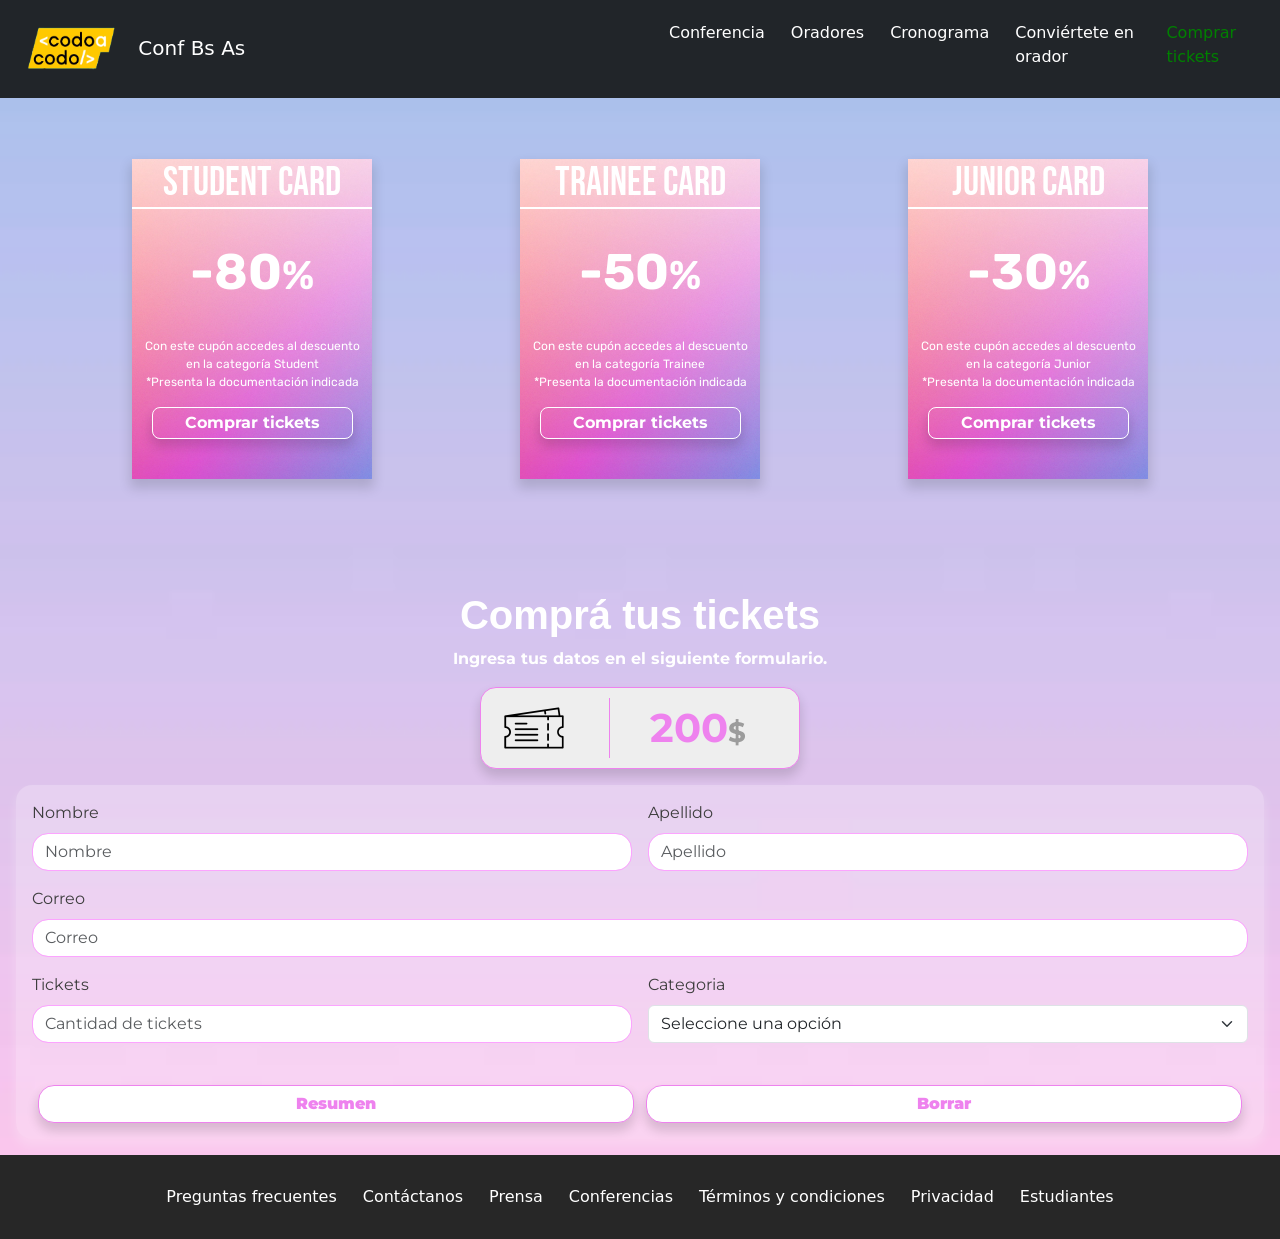
<file: integradorDanielaTapia2/integrador2DanielaTapia/index.html>
<!DOCTYPE html>
<html lang="en">

<head>
  <meta charset="UTF-8">
  <meta http-equiv="X-UA-Compatible" content="IE=edge">
  <meta name="viewport" content="width=device-width, initial-scale=1.0">
  <title>Integrador DanielaTapia</title>

  <!--- LINK BOOTSTRAP --->
  <link href="https://cdn.jsdelivr.net/npm/bootstrap@5.1.1/dist/css/bootstrap.min.css" rel="stylesheet"
    integrity="sha384-F3w7mX95PdgyTmZZMECAngseQB83DfGTowi0iMjiWaeVhAn4FJkqJByhZMI3AhiU" crossorigin="anonymous">
  <!--- LINK MONTSERRAT FONT--->
  <link rel="preconnect" href="https://fonts.googleapis.com">
  <link rel="preconnect" href="https://fonts.gstatic.com" crossorigin>
  <link href="https://fonts.googleapis.com/css2?family=Montserrat:wght@300&display=swap" rel="stylesheet">
  <!--- LINK RUBIK FONT --->
  <link rel="preconnect" href="https://fonts.googleapis.com">
  <link rel="preconnect" href="https://fonts.gstatic.com" crossorigin>
  <link href="https://fonts.googleapis.com/css2?family=Rubik:wght@300&display=swap" rel="stylesheet">
  <!--- LINK STYLES --->
  <link rel="stylesheet" href="styles/index.css">
  <!--- LINK BEBAS NEUE FONT --->
  <link rel="preconnect" href="https://fonts.gstatic.com" crossorigin>
  <link href="https://fonts.googleapis.com/css2?family=Bebas+Neue&display=swap" rel="stylesheet">
</head>

<body>

  <!--- NAVBAR --->

  <nav class="navbar navbar-expand-lg navbar-dark bg-dark">
    <div class="container-fluid">
      <a class="navbar-brand col-lg-6 href=" #">
        <img src="styles/codoacodo.png" alt="" width="120" height="70" class="d-inline-block align-text">
        Conf Bs As
      </a>
      <button class="navbar-toggler" type="button" data-bs-toggle="collapse" data-bs-target="#navbarSupportedContent"
        aria-controls="navbarSupportedContent" aria-expanded="false" aria-label="Toggle navigation">
        <span class="navbar-toggler-icon"></span>
      </button>
      <div class="collapse navbar-collapse primary" id="navbarSupportedContent">
        <ul class="navbar-nav mb-2 ">
          <li class="nav-item">
            <a class="nav-link active" aria-current="page" href="/integradorDanielaTapia/index.html">Conferencia</a>
          </li>
          <li class="nav-item">
            <a class="nav-link" href="/integradorDanielaTapia/index.html">Oradores</a>
          </li>
          <li class="nav-item">
            <a class="nav-link" href="/integradorDanielaTapia/index.html">Cronograma</a>
          </li>
          <li class="nav-item">
            <a class="nav-link" href="/integradorDanielaTapia/index.html">Conviértete en orador</a>
          </li>
          <li class="nav-item">
            <a class="nav-link" href="#" style="color: green;">Comprar tickets</a>
          </li>
        </ul>
      </div>
    </div>
  </nav>

  <!--- CARDS CONTAINER --->

  <main>

    <div class="card_container">
      <h4>Student Card</h4>
      <div class="card_body-info">
        <h1 class="body_number">-80<small>%</small></h1>
        <div class="body_list">
          <li>Con este cupón accedes al descuento en la categoría Student</li>
          <li>*Presenta la documentación indicada</li>
        </div>
        <button type="button" class="card_button"><a href="#pricing">Comprar tickets</a></button>
      </div>
    </div>

    <div class="card_container">
      <h4>Trainee Card</h4>
      <div class="card_body-info">
        <h1 class="body_number">-50<small>%</small></h1>
        <div class="body_list">
          <li>Con este cupón accedes al descuento en la categoría Trainee</li>
          <li>*Presenta la documentación indicada</li>
        </div>
        <button type="button" class="card_button"><a href="#pricing">Comprar tickets</a></button>
      </div>
    </div>

    <div class="card_container">
      <h4>Junior Card</h4>
      <div class="card_body-info">
        <h1 class="body_number">-30<small>%</small></h1>
        <div class="body_list">
          <li>Con este cupón accedes al descuento en la categoría Junior</li>
          <li>*Presenta la documentación indicada</li>
        </div>
        <button class="card_button"><a href="#pricing">Comprar tickets</a></button>
      </div>
    </div>

  </main>

  <!--- FORM CONTAINER --->

  <section class="form_container">

    <div class="form_title" id="pricing">
      <h1>Comprá tus tickets</h1>
      <p>Ingresa tus datos en el siguiente formulario.</p>
    </div>
    <div class="card_ticket-container">
      <div class="card_ticket">
        <img src="styles/ticket.png" alt="Foto">
        <li>200<small>$</small></li>
      </div>
    </div>
    <div class="form_body-container">
      <div class="form_body">
        <form class="row g-3">
          <div class="col-md-6">
            <label for="name" class="form-label">Nombre</label>
            <input type="text" class="form-control" id="name" placeholder="Nombre" required>
          </div>
          <div class="col-md-6">
            <label for="surname" class="form-label">Apellido</label>
            <input type="text" class="form-control" id="surname" placeholder="Apellido" required>
          </div>
          <div class="col-12">
            <label for="email" class="form-label">Correo</label>
            <input type="text" class="form-control" id="email" placeholder="Correo" required>
          </div>

          <div class="col-md-6">
            <label for="tickets" class="form-label">Tickets</label>
            <input type="number" class="form-control" id="tickets" placeholder="Cantidad de tickets" required>
          </div>

          <div class="col-md-6">
            <label for="category" class="form-label">Categoria</label>
            <select id="category" class="form-select">
              <option selected id="default" hidden>Seleccione una opción</option>
              <option id="student">Student</option>
              <option id="trainee">Trainee</option>
              <option id="junior">Junior</option>
            </select>
          </div>

          <!--- JAVASCRIPT TOTAL SUMMARY --->

          <p class="form_summary" id="total-summary"></p>

          <div class="buttons_container">
            <button class="btn" type="button" value="summary" id="summary" onclick="totalSummary()">Resumen</button>
            <button class="btn" type="button" onclick="deleteSummary()" id="delete">Borrar</button>
          </div>

        </form>
      </div>
    </div>

  </section>

  <!--- FOOTER CONTAINER --->

  <footer>
    <ul>
      <li class="nav-item"><a href="#" class="nav-link px-2">Preguntas frecuentes</a></li>
      <li class="nav-item"><a href="#" class="nav-link px-2">Contáctanos</a></li>
      <li class="nav-item"><a href="#" class="nav-link px-2">Prensa</a></li>
      <li class="nav-item"><a href="#" class="nav-link px-2">Conferencias</a></li>
      <li class="nav-item"><a href="#" class="nav-link px-2">Términos y condiciones</a></li>
      <li class="nav-item"><a href="#" class="nav-link px-2">Privacidad</a></li>
      <li class="nav-item"><a href="#" class="nav-link px-2">Estudiantes</a></li>
    </ul>
  </footer>



  <!--- LINK JAVASCRIPT --->
  <script src="js/index.js"></script>

  <!---  LINK BOOTSTRAP JAVASCRIPT --->

  <script src="https://cdn.jsdelivr.net/npm/bootstrap@5.1.1/dist/js/bootstrap.bundle.min.js"
    integrity="sha384-/bQdsTh/da6pkI1MST/rWKFNjaCP5gBSY4sEBT38Q/9RBh9AH40zEOg7Hlq2THRZ"
    crossorigin="anonymous"></script>

</body>

</html>
</file>
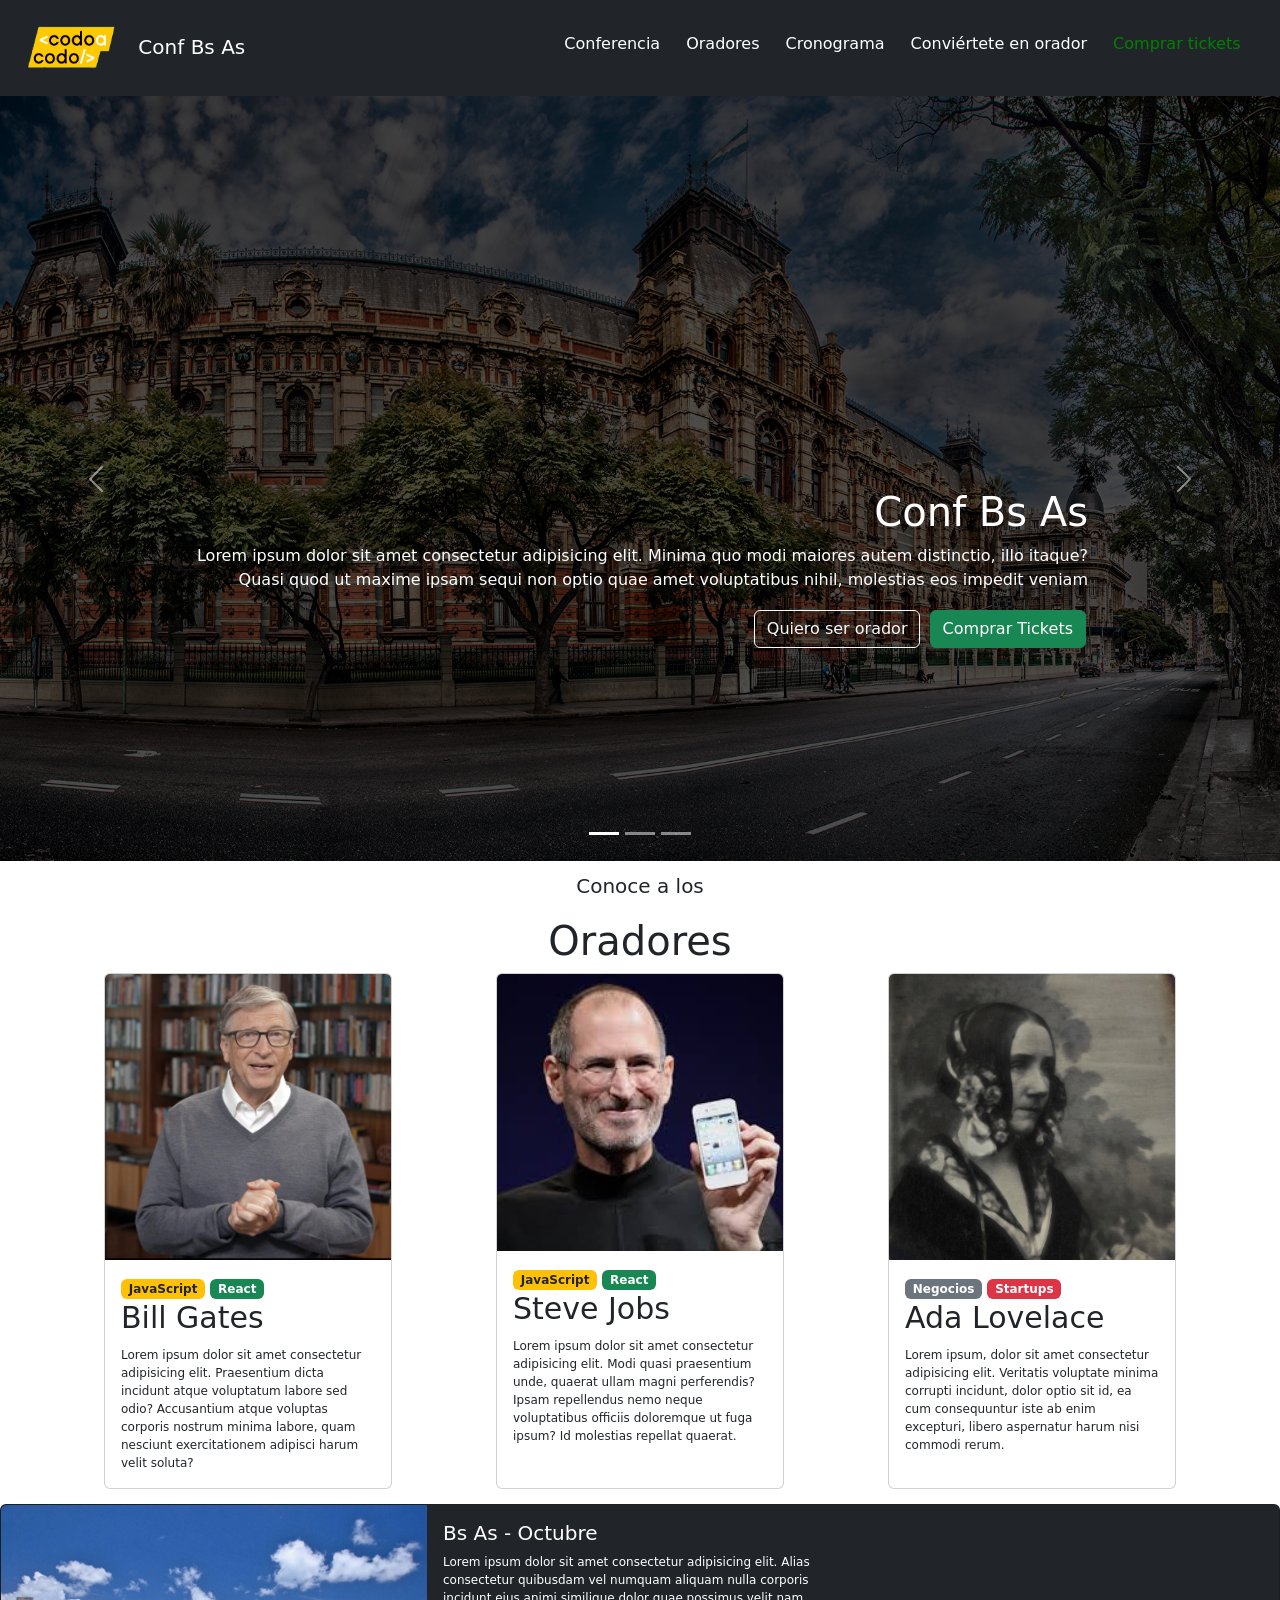
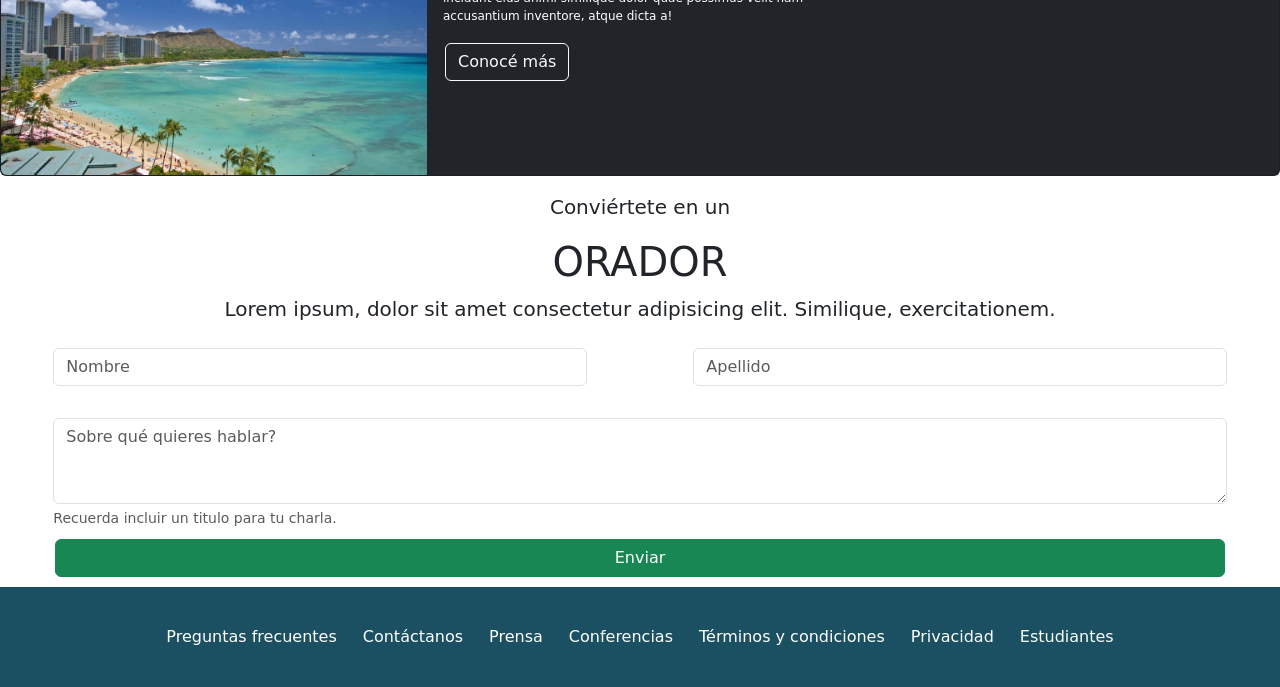
<file: integradorDanielaTapia2/integradorDanielaTapia/index.html>
<!doctype html>
<html lang="en">
  <head>
    <!-- Required meta tags -->
    <meta charset="utf-8">
    <meta name="viewport" content="width=device-width, initial-scale=1">

    <!-- Bootstrap CSS -->
    <link href="https://cdn.jsdelivr.net/npm/bootstrap@5.1.1/dist/css/bootstrap.min.css" rel="stylesheet" integrity="sha384-F3w7mX95PdgyTmZZMECAngseQB83DfGTowi0iMjiWaeVhAn4FJkqJByhZMI3AhiU" crossorigin="anonymous">
    <link rel="stylesheet" href="styles/index.css">
    <title>Integrador DanielaTapia</title>
  </head>
  <body>
    <nav class="navbar navbar-expand-lg navbar-dark bg-dark">
        <div class="container-fluid">
            <a class="navbar-brand col-lg-5 href="#">
                <img src="styles/codoacodo.png" alt="Imagen" width="120" height="70" class="d-inline-block align-text">
                Conf Bs As
              </a>
          <button class="navbar-toggler" type="button" data-bs-toggle="collapse" data-bs-target="#navbarSupportedContent" aria-controls="navbarSupportedContent" aria-expanded="false" aria-label="Toggle navigation">
            <span class="navbar-toggler-icon"></span>
          </button>
          <div class="collapse navbar-collapse primary" id="navbarSupportedContent">
            <ul class="navbar-nav mb-2 ">
              <li class="nav-item">
                <a class="nav-link active" aria-current="page" href="#conferencia">Conferencia</a>
              </li>
              <li class="nav-item">
                <a class="nav-link" href="#oradores">Oradores</a>
              </li>
              <li class="nav-item">
                <a class="nav-link" href="#">Cronograma</a>
              </li>
              <li class="nav-item">
                <a class="nav-link" href="#contacto">Conviértete en orador</a>
              </li>
              <li class="nav-item" > 
                <a class="nav-link" href="/integrador2DanielaTapia/index.html" style="color: green;">Comprar tickets</a>
              </li>
            </ul>
          </div>
        </div>
      </nav>     
      <div id="myCarousel" class="carousel slide" data-bs-ride="carousel">
        <div class="carousel-indicators">
          <button type="button" data-bs-target="#myCarousel" data-bs-slide-to="0" class="active" aria-current="true" aria-label="Slide 1"></button>
          <button type="button" data-bs-target="#myCarousel" data-bs-slide-to="1" aria-label="Slide 2"></button>
          <button type="button" data-bs-target="#myCarousel" data-bs-slide-to="2" aria-label="Slide 3"></button>
        </div>
        <div class="carousel-inner">
          <div class="carousel-item active">
            <img src="styles/ba1.jpg" class="d-block w-100" alt="Foto" style="filter: brightness(30%); height: 85vh;"">
    
            <div class="container">
              <div class="carousel-caption text-end ">
                <h1>Conf Bs As</h1>
                <p>Lorem ipsum dolor sit amet consectetur adipisicing elit. Minima quo modi maiores autem distinctio, illo itaque? Quasi quod ut maxime ipsam sequi non optio quae amet voluptatibus nihil, molestias eos impedit veniam </p>
                <button type="button" class="btn btn-outline-light">Quiero ser orador</button>
                <button type="button" class="btn btn-success">Comprar Tickets</button>
              </div>
            </div>
          </div>
          <div class="carousel-item">
            <img src="styles/ba2.jpg" class="d-block w-100 " alt="Foto" style="filter: brightness(30%); height: 85vh;"">
    
            <div class="container">
              <div class="carousel-caption text-end">
                <h1>Conf Bs As</h1>
                <p>Lorem ipsum dolor sit amet consectetur adipisicing elit. Minima quo modi maiores autem distinctio, illo itaque? Quasi quod ut maxime ipsam sequi non optio quae amet voluptatibus nihil, molestias eos impedit veniam </p>
                <button type="button" class="btn btn-outline-light">Quiero ser orador</button>
                <button type="button" class="btn btn-success">Comprar Tickets</button>
              </div>
            </div>
          </div>
          <div class="carousel-item">
            <img src="styles/ba3.jpg" class="d-block w-100" alt="Foto" style="filter: brightness(30%); height: 85vh;">
            
            <div class="container">
              <div class="carousel-caption text-end" >
                <h1>Conf Bs As</h1>
                <p>Lorem ipsum dolor sit amet consectetur adipisicing elit. Minima quo modi maiores autem distinctio, illo itaque? Quasi quod ut maxime ipsam sequi non optio quae amet voluptatibus nihil, molestias eos impedit veniam </p>
                <button type="button" class="btn btn-outline-light">Quiero ser orador</button>
                <button type="button" class="btn btn-success">Comprar Tickets</button>
                </div>
            </div>
          </div>
        </div>
        <button class="carousel-control-prev" type="button" data-bs-target="#myCarousel" data-bs-slide="prev">
          <span class="carousel-control-prev-icon" aria-hidden="true"></span>
          <span class="visually-hidden">Anterior</span>
        </button>
        <button class="carousel-control-next" type="button" data-bs-target="#myCarousel" data-bs-slide="next">
          <span class="carousel-control-next-icon" aria-hidden="true"></span>
          <span class="visually-hidden">Siguiente</span>
        </button>
      </div>
      <section>
      <div class="oradores" id="oradores">
      <p>Conoce a los</p>
      <h1>Oradores</h1>
      <div class="card-section">
    <div class="card" style="width: 18rem;">
      <img src="styles/bill.jpg" class="card-img-top" alt="...">
      <div class="card-body">
        <span class=" badge bg-warning text-dark ">JavaScript</span>
        <span class=" badge bg-success ">React</span>
        <h1 class="card-text text-start">Bill Gates</h1>
        <p class="card-text text-start">Lorem ipsum dolor sit amet consectetur adipisicing elit. Praesentium dicta incidunt atque voluptatum labore sed odio? Accusantium atque voluptas corporis nostrum minima labore, quam nesciunt exercitationem adipisci harum velit soluta?</p>
      </div>
    </div>
    <div class="card" style="width: 18rem;">
      <img src="styles/steve.jpg" class="card-img-top" alt="...">
      <div class="card-body">
        <span class=" badge bg-warning text-dark ">JavaScript</span>
        <span class=" badge bg-success ">React</span>
        <h1 class="card-text text-start">Steve Jobs</h1>
        <p class="card-text text-start">Lorem ipsum dolor sit amet consectetur adipisicing elit. Modi quasi praesentium unde, quaerat ullam magni perferendis? Ipsam repellendus nemo neque voluptatibus officiis doloremque ut fuga ipsum? Id molestias repellat quaerat.</p>
      </div>
    </div>
    <div class="card" style="width: 18rem;">
      <img src="styles/ada.jpeg" class="card-img-top" alt="...">
      <div class="card-body">
        <span class=" badge bg-secondary ">Negocios</span>
        <span class=" badge bg-danger ">Startups</span>
        <h1 class="card-text text-start">Ada Lovelace</h1>
        <p class="card-text text-start">Lorem ipsum, dolor sit amet consectetur adipisicing elit. Veritatis voluptate minima corrupti incidunt, dolor optio sit id, ea cum consequuntur iste ab enim excepturi, libero aspernatur harum nisi commodi rerum.</p>
      </div>
    </div>
  </div>
    </section>
<section>
  <div class="card mb-3 bg-dark" style="max-width: 100%;">
    <div class="row g-0">
      <div class="col-lg-4">
        <img src="styles/honolulu.jpg" class="img-fluid rounded-start" alt="...">
      </div>
      <div class="col-lg-4">
        <div class="card-body" id="conferencia" style="color: white;">
          <h5 class="card-title ">Bs As - Octubre</h5>
          <p class="card-text">Lorem ipsum dolor sit amet consectetur adipisicing elit. Alias consectetur quibusdam vel numquam aliquam nulla corporis incidunt eius animi similique dolor quae possimus velit nam accusantium inventore, atque dicta a!</p>
          <button type="button" class="btn btn-outline-light">Conocé más</button>
        </div>
      </div>
    </div>
  </div>
</section>
<section>
  <div class="oradores" id="contacto">
  <p>Conviértete en un</p>
  <h1>ORADOR</h1>
  <p style="margin: auto; width: 90%;">Lorem ipsum, dolor sit amet consectetur adipisicing elit. Similique, exercitationem.</p>
</div>
<div class="form-orador">
  <div class="mb-2 col-md-5">
    <form action="" method="POST">
    <label for="nombre" class="form-label"></label>
    <input type="nombre" class="form-control" id="nombre" placeholder="Nombre" required>
  </div>
  <div class="mb-2 col-md-5">
    <label for="apellido" class="form-label"></label>
    <input type="apellido" class="form-control" id="apellido" placeholder="Apellido" required>
  </div>
  <div class="mb-2 col-sm-11">
    <label for="texto" class="form-label"></label>
    <textarea class="form-control" id="texto" rows="3" placeholder="Sobre qué quieres hablar?" required></textarea>
    <div id="emailHelp" class="form-text mb-2">Recuerda incluir un titulo para tu charla.</div>
    <div class="d-grid gap-2">
      <button class="btn btn-success" type="submit">Enviar</button>
    </form>
    </div>
  </div>
</div>
</section>
<div>
  <footer class="flex-wrap bg-dark">
    <ul class="nav">
      <li class="nav-item"><a href="#" class="nav-link px-2">Preguntas frecuentes</a></li>
      <li class="nav-item"><a href="#" class="nav-link px-2">Contáctanos</a></li>
      <li class="nav-item"><a href="#" class="nav-link px-2">Prensa</a></li>
      <li class="nav-item"><a href="#" class="nav-link px-2">Conferencias</a></li>
      <li class="nav-item"><a href="#" class="nav-link px-2">Términos y condiciones</a></li>
      <li class="nav-item"><a href="#" class="nav-link px-2">Privacidad</a></li>
      <li class="nav-item"><a href="#" class="nav-link px-2">Estudiantes</a></li>
    </ul>
  </footer>
</div>

    <!-- Optional JavaScript; choose one of the two! -->

    <!-- Option 1: Bootstrap Bundle with Popper -->
    <script src="https://cdn.jsdelivr.net/npm/bootstrap@5.1.1/dist/js/bootstrap.bundle.min.js" integrity="sha384-/bQdsTh/da6pkI1MST/rWKFNjaCP5gBSY4sEBT38Q/9RBh9AH40zEOg7Hlq2THRZ" crossorigin="anonymous"></script>

    <!-- Option 2: Separate Popper and Bootstrap JS -->
    <!--
    <script src="https://cdn.jsdelivr.net/npm/@popperjs/core@2.9.3/dist/umd/popper.min.js" integrity="sha384-W8fXfP3gkOKtndU4JGtKDvXbO53Wy8SZCQHczT5FMiiqmQfUpWbYdTil/SxwZgAN" crossorigin="anonymous"></script>
    <script src="https://cdn.jsdelivr.net/npm/bootstrap@5.1.1/dist/js/bootstrap.min.js" integrity="sha384-skAcpIdS7UcVUC05LJ9Dxay8AXcDYfBJqt1CJ85S/CFujBsIzCIv+l9liuYLaMQ/" crossorigin="anonymous"></script>
    -->
  </body>
</html>
</file>
<file: integradorDanielaTapia2/integrador2DanielaTapia/styles/index.css>
*{
    padding: 0;
    box-sizing: border-box;
    margin: 0;

}
body{ 
    background-image: url(linear-gradient2.jpg);
    background-repeat: no-repeat;
    background-size: cover;
    background-position: center;
}

main { 
    margin-top: 5vh;
    display: flex;
    flex-wrap: wrap;
    justify-content: space-evenly;
    height: 100%;
}   

a {
    text-decoration: none;
    color: white;
}


.card_container {
    box-shadow: 0px 7px 11px 2px rgba(0, 0, 0, 0.137);
    width: 15em;
    height: 20em;
    margin: 1em;
    text-align: center;
    background-image: url(linear-gradient.jpg);
    background-position: center;
    background-size: cover;
    transition: all .2s ease-in;
}

.card_container:hover{ 
    transition: all .2s ease-in; 
    transform: translateY(-5%);
    box-shadow: 0px 7px 50px 5px rgb(255, 173, 228);
}

.card_container h4 {
    background-color: rgba(0, 0, 0, 0);
    font-size: 40px;
    color: rgb(255, 255, 255);
    font-weight: lighter;
    font-family: 'Bebas Neue', cursive;
    border-bottom: 2px solid white;
}

.card_body-info{ 
    font-family: 'Rubik', sans-serif;
}

.card_body-info small { 
    color: rgb(255, 255, 255);
    font-size: 40px;
}

.body_number { 
    font-weight: bold;
    color: rgb(255, 255, 255);
    padding: 25px;
    font-size: 50px;

}

.body_number h1 { 
    font-size: 80px;
}

.body_list { 
    color: rgb(255, 255, 255);
    list-style: none;
    text-align:center ;
    margin-top: 10px;

}
.body_list li { 
    margin: auto;
    width:90%;
    font-size: 12px;
}

.card_button { 
    margin-top: 1em;
    text-align: center;
    box-shadow: 0px 7px 11px 1px rgba(0, 0, 0, 0.137);
    font-weight: bolder;
    font-family: 'Montserrat', sans-serif;
    border-radius: .5em;
    color: #fff;
    padding: 0.2em 2em 0.2em 2em;
    cursor: pointer;
    border: 1px solid rgb(255, 255, 255);
    background-color: rgba(255, 196, 0, 0);
}

.card_button:hover a{
   color: rgb(48, 48, 48);
   transition: all .2s ease-in-out;
}

.card_button:hover {
background-color: rgb(255, 255, 255) ;
    color: rgb(48, 48, 48);
    transition: all .2s ease-in-out;
}

.form_container { 
    margin-top: 4em;
    color: rgb(41, 41, 41);
    text-align: center;
    
}
/**/

.form_title h1 { 
    padding-top: 2rem;
    font-family: 'Bebas naue', sans-serif;
    color: rgb(255, 255, 255);
    font-weight: bold;
}

.form_title p { 
    color: rgb(255, 255, 255);
    font-weight: bold;
    font-family: 'Montserrat', sans-serif;
}

.card_ticket { 
    background-color: rgb(238, 238, 238);
    box-shadow: 0px 7px 11px 1px rgba(0, 0, 0, 0.137);
    display: flex;
    justify-content: space-evenly;
    margin: auto;
    width: 20rem;
    height: 5.1em;
    border: 1px solid violet;
    border-radius: 1em;
}

.card_ticket img {
    margin: auto;
    width: 4em;
    height: 4em;
}

.card_ticket li {
    margin:auto;
    cursor:default;
    color: violet;
    border-top-right-radius: 0.3em;
    border-bottom-right-radius: 0.3em;
    border-left: 1px solid violet;
    padding-right: 2rem;
    padding-left: 1em;
    font-weight: bold;
    font-family: 'Montserrat', sans-serif;
    font-size: 2.5em;
    list-style: none;
}

.card_ticket li:hover { 
    color: white;
    transition: all .2s ease-in-out;
    background-color: violet;
}

.card_ticket small { 
    font-size: .7em;
    color: rgb(156, 156, 156);
}


.form_body-container{ 

    margin: auto;
    width: 100%;
    padding: 1rem;
}


.form_body { 
    background-color: rgba(255, 255, 255, 0.233);
    border-radius: 1em;
    text-align: start;
    margin: auto;
    width: 100%;
    padding: 1rem;
    box-shadow: 0px 7px 11px 1px rgba(255, 255, 255, 0.219);
}




.form_body input{ 
    border-radius: 1em;
    background-color: rgb(255, 255, 255);
    border: 1px solid rgb(252, 164, 255);
    
}

.form_body button {
    width:49%; 
    border-radius: 1em;
    box-shadow: 0px 7px 11px 1px rgba(0, 0, 0, 0.137);
    margin: auto;
    color: violet;
    border: 1px solid violet;
    background-color: white;
    font-weight: 900;
    font-family: 'Montserrat', sans-serif;
}

.form_summary {
    margin-bottom: 10px;
    text-align: center;
    background-color: rgba(109, 255, 72, 0.39);
    font-family: 'Rubik', sans-serif;
    font-weight: bolder;
    border-radius: 2rem;
    color: rgb(26, 126, 15);
}

.buttons_container { 
    display: flex;
}

.form_body button:hover{ 
    background-color: violet;
    color: white;
    transition: all .2s ease-in-out;
}


form { 
    font-family: 'Montserrat', sans-serif;
    color: rgb(61, 61, 61);
}



footer { 
    height: 1vh;
}

footer ul { 
    flex-wrap: wrap;
    display: flex;
    list-style: none;
    background-color: rgb(39, 39, 39);
    justify-content: center;
    padding: 25px; 
} 

.nav-link { 
    margin: 5px;
    color: white;
}

.nav-link:hover {
    color: silver;
}
</file>
<file: integradorDanielaTapia2/integradorDanielaTapia/styles/index.css>
.carousel-caption {
bottom: 25%;
}

.btn { 
    margin: 2px;
}

.oradores { 
text-align: center;
}

.oradores p { 
    font-size: 20px;
    margin-top: 10px;
}

.card-section  { 
    display: flex;
    justify-content: space-evenly;
    flex-wrap: wrap;
}
.card { 
    margin-bottom: 15px;
}

.card p {
    font-size: 12px;
}

.card h1 { 
    font-size: 30px;
}

.card-body { 
    text-align: start;
}

.form-orador { 
    display: flex;
    flex-wrap: wrap;
    justify-content: space-around;
    margin: auto;
}

.nav { 
    background-color: rgb(26, 80, 97);
    justify-content: center;
    padding: 25px; 
} 

.nav-link { 
    margin: 5px;
    color: white;
}

.nav-link:hover {
    color: silver;
}
</file>
